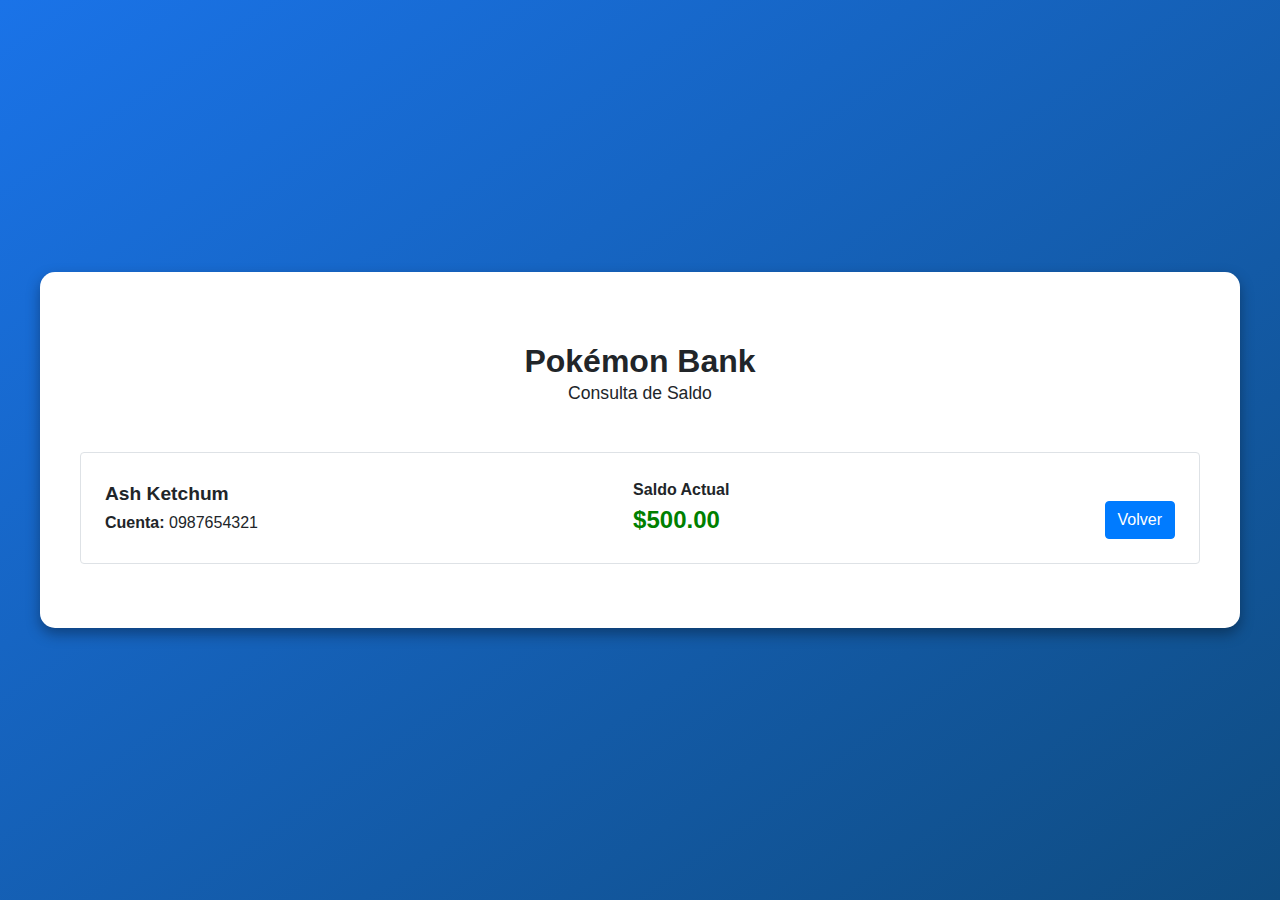
<file: consultaDeSaldo.html>
<!DOCTYPE html>
<html lang="es">
  <head>
    <script src="js/storageManager.js"></script>
    <meta charset="UTF-8" />
    <meta name="viewport" content="width=device-width, initial-scale=1.0" />
    <link rel="stylesheet" href="css/PantallasAcciones.css" />
    <title>Consulta de Saldo - Pokémon Bank</title>
    <!-- Bootstrap 4 -->
    <link
      rel="stylesheet"
      href="https://stackpath.bootstrapcdn.com/bootstrap/4.5.2/css/bootstrap.min.css"
    />
  </head>
  <body>
    <div class="atm-card">
      <!-- Encabezado -->
      <div class="header-bank">
        <h3>Pokémon Bank</h3>
        <p style="font-size: 1.1rem">Consulta de Saldo</p>
      </div>
      <!-- Información de usuario -->
      <div
        class="d-flex justify-content-between align-items-center p-4 border rounded mb-4"
      >
        <div style="font-size: 1.2rem">
            <strong id="userName">Cargando...</strong><br />
            <small style="font-size: 1rem"><b>Cuenta:</b> <span id="accountNumber">Cargando...</span></small>
        </div>
        <div>
            <span><b>Saldo Actual</b></span><br />
            <span class="saldo" id="currentBalance" style="font-size: 1.5rem">Cargando...</span>
        </div>
        <!-- Botón Volver -->
        <div class="text-center mt-4">
            <a href="PantallaAcciones.html" class="btn btn-primary">Volver</a>
          </div>
        </div>
    </div>
    <script>
        // Script para cargar datos
        function loadUserData() {
            const userData = storageManager.getUserData();
            if (userData) {
                document.getElementById('userName').textContent = userData.nombre;
                document.getElementById('accountNumber').textContent = userData.cuenta;
                document.getElementById('currentBalance').textContent = 
                    storageManager.formatCurrency(userData.saldoActual);
            }
        }

        document.addEventListener('DOMContentLoaded', loadUserData);
        </script>
    
      
    </body>
</html>
</file>
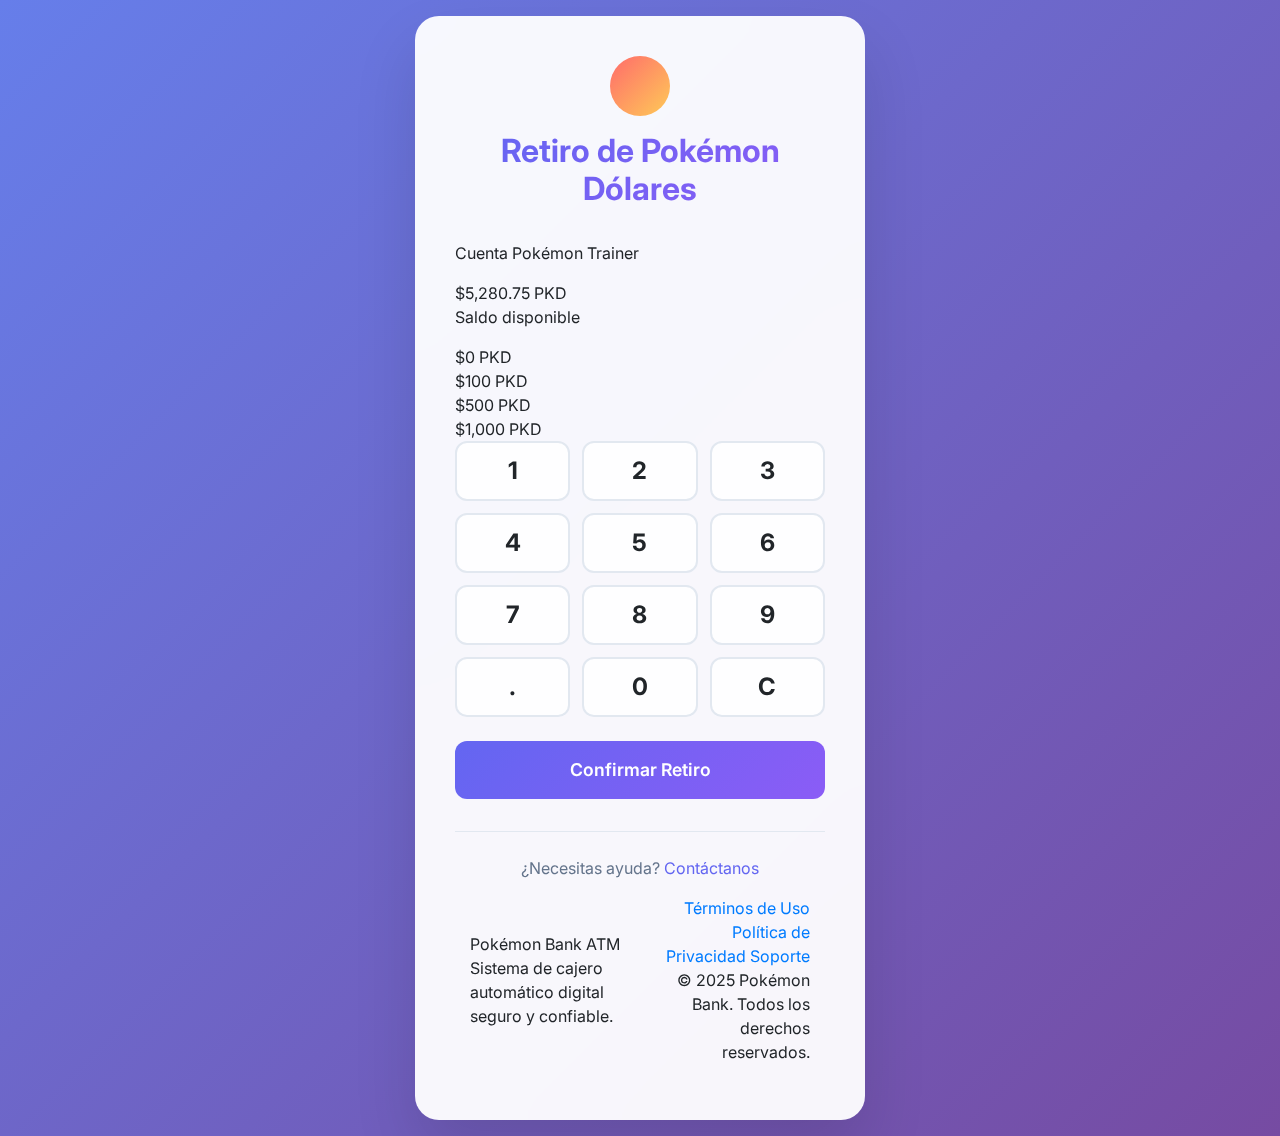
<file: retiro.html>
<!DOCTYPE html>
<html lang="es">
<head>
    <script src="js/storageManager.js"></script>
    <meta charset="UTF-8">
    <meta name="viewport" content="width=device-width, initial-scale=1.0">
    <title>Retiros - Banco Pokémon</title>
    
    <!-- Bootstrap 4.6 -->
    <link href="https://cdnjs.cloudflare.com/ajax/libs/bootstrap/4.6.0/css/bootstrap.min.css" rel="stylesheet">

    <!-- Font Awesome 6 -->
    <link href="https://cdnjs.cloudflare.com/ajax/libs/font-awesome/6.0.0/css/all.min.css" rel="stylesheet">

    <!-- Google Fonts - Inter -->
    <link href="https://fonts.googleapis.com/css2?family=Inter:wght@300;400;500;600;700;800&display=swap"
        rel="stylesheet">

 <!-- Custom CSS -->
    <link href="css/style.css" rel="stylesheet">
</head>
<body>
     <div class="login-container">
        <div class="login-header">
            <div class="pokeball-modern"></div>
            <h1 class="login-title">Retiro de Pokémon Dólares</h1>
        </div>

        <div class="account-info">
            <p>Cuenta Pokémon Trainer</p>
            <div class="account-balance">$5,280.75 PKD</div>
            <p>Saldo disponible</p>
        </div>

        <div class="amount-display" id="amountDisplay">$0 PKD</div>

        <div class="quick-amounts">
            <div class="quick-amount" data-amount="100">$100 PKD</div>
            <div class="quick-amount" data-amount="500">$500 PKD</div>
            <div class="quick-amount" data-amount="1000">$1,000 PKD</div>
        </div>

        <div class="numpad">
            <div class="numpad-btn">1</div>
            <div class="numpad-btn">2</div>
            <div class="numpad-btn">3</div>
            <div class="numpad-btn">4</div>
            <div class="numpad-btn">5</div>
            <div class="numpad-btn">6</div>
            <div class="numpad-btn">7</div>
            <div class="numpad-btn">8</div>
            <div class="numpad-btn">9</div>
            <div class="numpad-btn">.</div>
            <div class="numpad-btn">0</div>
            <div class="numpad-btn btn-clear">C</div>
        </div>

        <button class="btn-login btn-confirm">Confirmar Retiro</button>

        <div class="login-footer">
            <p>¿Necesitas ayuda? <a href="#" style="color: var(--primary);">Contáctanos</a></p>
        </div>
              <!-- Footer -->
    <footer class="main-footer">
        <div class="container">
            <div class="row align-items-center">
                <div class="col-md-6">
                    <div class="footer-brand">
                        <div class="pokeball-mini"></div>
                        <span>Pokémon Bank ATM</span>
                    </div>
                    <p class="footer-text">Sistema de cajero automático digital seguro y confiable.</p>
                </div>
                <div class="col-md-6 text-md-right">
                    <div class="footer-links">
                        <a href="#" class="footer-link">Términos de Uso</a>
                        <a href="#" class="footer-link">Política de Privacidad</a>
                        <a href="#" class="footer-link">Soporte</a>
                    </div>
                    <p class="footer-copyright">© 2025 Pokémon Bank. Todos los derechos reservados.</p>
                </div>
            </div>
        </div>
    </footer>
    </div>
      <script src="https://cdnjs.cloudflare.com/ajax/libs/bootstrap/4.6.0/js/bootstrap.bundle.min.js"></script>
</body>
</html>
</file>
<file: css/PantallasAcciones.css>
body {
  background: linear-gradient(to bottom right, #1a73e8, #0f4c81);
  min-height: 100vh;
  display: flex;
  justify-content: center;
  align-items: center;
  font-size: 1rem;
  margin: 0;
  padding: 20px;
  box-sizing: border-box;
}

.atm-card {
  background: #fff;
  border-radius: 15px;
  box-shadow: 0px 6px 14px rgba(0, 0, 0, 0.35);
  padding: 40px;
  max-width: 1200px;
  width: 100%;
  box-sizing: border-box;
}

.saldo {
  color: green;
  font-weight: bold;
  font-size: 2rem;
}

.header-bank {
  text-align: center;
  padding: 30px 20px;
}

.header-bank h3 {
  font-weight: bold;
  font-size: 2rem;
  margin: 0;
}

.btn-custom {
  width: 100%;
  margin-bottom: 20px;
  font-size: 1rem;
  padding: 15px !important;
}

.btn-danger {
  font-size: 1rem;
  padding: 15px !important;
}

/* Media Queries para responsividad */
@media (max-width: 1200px) {
  .atm-card {
    padding: 30px;
    max-width: 900px;
  }
  
  .saldo {
    font-size: 1.8rem;
  }
  
  .header-bank h3 {
    font-size: 1.8rem;
  }
}

@media (max-width: 768px) {
  body {
    font-size: 0.9rem;
    padding: 15px;
  }
  
  .atm-card {
    padding: 25px;
    max-width: 100%;
  }
  
  .saldo {
    font-size: 1.6rem;
  }
  
  .header-bank {
    padding: 20px 15px;
  }
  
  .header-bank h3 {
    font-size: 1.6rem;
  }
  
  .btn-custom, .btn-danger {
    font-size: 0.9rem;
    padding: 12px !important;
    margin-bottom: 15px;
  }
}

@media (max-width: 480px) {
  body {
    font-size: 0.8rem;
    padding: 10px;
  }
  
  .atm-card {
    padding: 20px 15px;
    border-radius: 10px;
  }
  
  .saldo {
    font-size: 1.4rem;
  }
  
  .header-bank {
    padding: 15px 10px;
  }
  
  .header-bank h3 {
    font-size: 1.4rem;
  }
  
  .btn-custom, .btn-danger {
    font-size: 0.8rem;
    padding: 10px !important;
    margin-bottom: 12px;
  }
}

@media (max-width: 320px) {
  body {
    font-size: 0.7rem;
    padding: 5px;
  }
  
  .atm-card {
    padding: 15px 10px;
  }
  
  .saldo {
    font-size: 1.2rem;
  }
  
  .header-bank h3 {
    font-size: 1.2rem;
  }
  
  .btn-custom, .btn-danger {
    font-size: 0.7rem;
    padding: 8px !important;
  }
}

/* Para pantallas muy grandes */
@media (min-width: 1600px) {
  .atm-card {
    max-width: 1400px;
    padding: 50px;
  }
  
  .saldo {
    font-size: 2.5rem;
  }
  
  .header-bank h3 {
    font-size: 2.5rem;
  }
  
  .btn-custom, .btn-danger {
    font-size: 1.2rem;
    padding: 18px !important;
  }
}
</file>
<file: css/style.css>
:root {
  /* Variables CSS que definen la paleta de colores y estilos del proyecto */
  --primary: #6366f1;
  --primary-dark: #4338ca;
  --gradient-hero: linear-gradient(135deg, #667eea 0%, #764ba2 100%);
  /* ... (otras variables) */
}

/* =========================================
       2. RESET & BASE STYLES
       ========================================= */
*,
*::before,
*::after {
  box-sizing: border-box;
  margin: 0;
  padding: 0;
}

body {
  font-family: 'Inter', -apple-system, BlinkMacSystemFont, 'Segoe UI', Roboto, sans-serif;
  background: var(--gradient-hero);
  min-height: 100vh;
  display: flex;
  justify-content: center;
  align-items: center;
  padding: 1rem;
}

/* =========================================
       3. LOGIN STYLES - RESPONSIVO
       ========================================= */
.login-container {
  background: rgba(255, 255, 255, 0.95);
  backdrop-filter: blur(20px);
  border-radius: 1.5rem;
  box-shadow: 0 32px 64px rgba(0, 0, 0, 0.12);
  padding: 2.5rem;
  width: 100%;
  max-width: 450px;
  transition: all 0.3s ease;
}

.login-header {
  text-align: center;
  margin-bottom: 2rem;
}

.pokeball-modern {
  width: 60px;
  height: 60px;
  background: linear-gradient(135deg, #ff6b6b, #feca57);
  border-radius: 9999px;
  margin: 0 auto 1rem;
  position: relative;
  transition: all 0.3s ease;
}

.login-title {
  background: linear-gradient(135deg, #6366f1 0%, #8b5cf6 100%);
  -webkit-background-clip: text;
  -webkit-text-fill-color: transparent;
  font-size: 2rem;
  font-weight: 700;
  transition: all 0.3s ease;
}

.login-header p {
  font-size: 1rem;
  color: #64748b;
  transition: all 0.3s ease;
}

/* =========================================
       4. PIN INPUT STYLES - RESPONSIVO
       ========================================= */
.pin-inputs {
  display: flex;
  justify-content: space-between;
  margin-bottom: 1.5rem;
  gap: 1rem;
}

.pin-digit {
  width: 60px;
  height: 70px;
  text-align: center;
  font-size: 2rem;
  font-weight: 700;
  border: 2px solid #cbd5e1;
  border-radius: 0.75rem;
  background: rgba(255, 255, 255, 0.9);
  transition: all 0.3s ease;
}

/* =========================================
       5. NUMPAD STYLES - RESPONSIVO
       ========================================= */
.numpad {
  display: grid;
  grid-template-columns: repeat(3, 1fr);
  gap: 0.75rem;
  margin-bottom: 1.5rem;
}

.numpad-btn {
  padding: 1rem;
  background: rgba(255, 255, 255, 0.9);
  border: 2px solid #e2e8f0;
  border-radius: 0.75rem;
  font-size: 1.5rem;
  font-weight: 700;
  height: 60px;
  display: flex;
  align-items: center;
  justify-content: center;
  transition: all 0.3s ease;
  cursor: pointer;
}

.numpad-btn:hover {
  background: rgba(255, 255, 255, 1);
  border-color: var(--primary);
  transform: translateY(-2px);
}

/* =========================================
       6. BUTTON & FOOTER STYLES - RESPONSIVO
       ========================================= */
.btn-login {
  background: linear-gradient(135deg, #6366f1 0%, #8b5cf6 100%);
  color: white;
  width: 100%;
  padding: 1rem;
  border: none;
  border-radius: 0.75rem;
  font-size: 1.1rem;
  font-weight: 600;
  transition: all 0.3s ease;
  cursor: pointer;
}

.btn-login:hover {
  transform: translateY(-2px);
  box-shadow: 0 8px 24px rgba(99, 102, 241, 0.3);
}

.login-footer {
  text-align: center;
  margin-top: 2rem;
  padding-top: 1.5rem;
  border-top: 1px solid #e2e8f0;
  color: #64748b;
}

.login-footer a {
  text-decoration: none;
  color: var(--primary);
  transition: color 0.3s ease;
}

.login-footer a:hover {
  color: var(--primary-dark);
}

/* =========================================
       HISTORIAL STYLES - RESPONSIVO
       ========================================= */

.history-container {
  background: rgba(255, 255, 255, 0.95);
  backdrop-filter: blur(20px);
  border-radius: 1.5rem;
  box-shadow: 0 32px 64px rgba(0, 0, 0, 0.12);
  padding: 2rem;
  margin: 1rem auto;
  max-width: 1200px;
  width: 95%;
  transition: all 0.3s ease;
}

.filters-section {
  background: rgba(255, 255, 255, 0.8);
  padding: 1.5rem;
  border-radius: 1rem;
  margin-bottom: 2rem;
  border: 1px solid rgba(255, 255, 255, 0.3);
}

.stats-grid {
  display: grid;
  grid-template-columns: repeat(auto-fit, minmax(200px, 1fr));
  gap: 1rem;
  margin-bottom: 2rem;
}

.stat-card {
  background: rgba(255, 255, 255, 0.9);
  padding: 1.5rem;
  border-radius: 1rem;
  text-align: center;
  border: 1px solid rgba(255, 255, 255, 0.3);
  box-shadow: 0 4px 16px rgba(0, 0, 0, 0.06);
  transition: all 0.3s ease;
}

.stat-value {
  font-size: 2rem;
  font-weight: 700;
  color: var(--primary);
  transition: all 0.3s ease;
}

.transaction-item {
  background: rgba(255, 255, 255, 0.9);
  border: 1px solid rgba(255, 255, 255, 0.3);
  border-radius: 0.75rem;
  padding: 1.5rem;
  margin: 1rem 0;
  transition: all 0.3s ease;
  display: grid;
  grid-template-columns: auto 1fr auto;
  gap: 1rem;
  align-items: center;
}

.transaction-item:hover {
  transform: translateY(-2px);
  box-shadow: 0 8px 24px rgba(0, 0, 0, 0.1);
}

.transaction-type {
  padding: 0.5rem 1rem;
  border-radius: 1rem;
  font-size: 0.85rem;
  font-weight: 600;
  display: inline-block;
  white-space: nowrap;
}

.type-deposit { background: #10b981; color: white; }
.type-withdrawal { background: #ef4444; color: white; }
.type-payment { background: #f59e0b; color: white; }
.type-inquiry { background: #06b6d4; color: white; }

.amount-positive { color: #10b981; font-weight: 700; }
.amount-negative { color: #ef4444; font-weight: 700; }

.pagination-container {
  display: flex;
  justify-content: center;
  margin-top: 2rem;
  flex-wrap: wrap;
  gap: 0.5rem;
}

.pagination-btn {
  padding: 0.5rem 1rem;
  background: rgba(255, 255, 255, 0.9);
  border: 1px solid #e2e8f0;
  border-radius: 0.5rem;
  cursor: pointer;
  transition: all 0.3s ease;
  min-width: 44px;
  text-align: center;
}

.pagination-btn:hover,
.pagination-btn.active {
  background: var(--primary);
  color: white;
}

/* =========================================
       RESPONSIVE DESIGN - TODOS LOS DISPOSITIVOS
       ========================================= */

/* Tablets grandes y laptops pequeños (992px - 1199px) */
@media (max-width: 1199px) {
  .history-container {
    padding: 1.5rem;
    margin: 0.5rem auto;
  }
  
  .transaction-item {
    grid-template-columns: 1fr;
    text-align: center;
    gap: 0.5rem;
  }
}

/* Tablets medianas (768px - 991px) */
@media (max-width: 991px) {
  .login-container {
    max-width: 400px;
    padding: 2rem;
  }
  
  .pokeball-modern {
    width: 50px;
    height: 50px;
  }
  
  .login-title {
    font-size: 1.75rem;
  }
  
  .pin-digit {
    width: 55px;
    height: 65px;
    font-size: 1.75rem;
  }
  
  .numpad-btn {
    height: 55px;
    font-size: 1.4rem;
    padding: 0.875rem;
  }
  
  .stats-grid {
    grid-template-columns: repeat(2, 1fr);
  }
  
  .filters-section {
    padding: 1.25rem;
  }
}

/* Tablets pequeñas y móviles grandes (576px - 767px) */
@media (max-width: 767px) {
  body {
    padding: 0.5rem;
    align-items: flex-start;
    min-height: 100vh;
  }
  
  .login-container {
    padding: 1.5rem;
    max-width: 350px;
    margin: 1rem auto;
  }
  
  .login-header {
    margin-bottom: 1.5rem;
  }
  
  .pokeball-modern {
    width: 45px;
    height: 45px;
    margin-bottom: 0.75rem;
  }
  
  .login-title {
    font-size: 1.5rem;
  }
  
  .login-header p {
    font-size: 0.9rem;
  }
  
  .pin-inputs {
    gap: 0.75rem;
    margin-bottom: 1.25rem;
  }
  
  .pin-digit {
    width: 50px;
    height: 60px;
    font-size: 1.75rem;
  }
  
  .numpad {
    gap: 0.5rem;
    margin-bottom: 1.25rem;
  }
  
  .numpad-btn {
    height: 50px;
    font-size: 1.3rem;
    padding: 0.75rem;
  }
  
  .btn-login {
    padding: 0.875rem;
    font-size: 1rem;
  }
  
  .login-footer {
    margin-top: 1.5rem;
    padding-top: 1.25rem;
  }
  
  .history-container {
    padding: 1rem;
    margin: 0.5rem;
    border-radius: 1rem;
  }
  
  .stats-grid {
    grid-template-columns: 1fr;
    gap: 0.75rem;
  }
  
  .stat-card {
    padding: 1.25rem;
  }
  
  .stat-value {
    font-size: 1.75rem;
  }
  
  .transaction-item {
    padding: 1.25rem;
    grid-template-columns: 1fr;
    text-align: center;
  }
  
  .filters-section {
    padding: 1rem;
  }
}

/* Móviles pequeños (480px - 575px) */
@media (max-width: 575px) {
  .login-container {
    max-width: 320px;
    padding: 1.25rem;
    border-radius: 1.25rem;
  }
  
  .pokeball-modern {
    width: 40px;
    height: 40px;
  }
  
  .login-title {
    font-size: 1.4rem;
  }
  
  .pin-inputs {
    gap: 0.5rem;
  }
  
  .pin-digit {
    width: 45px;
    height: 55px;
    font-size: 1.5rem;
  }
  
  .numpad-btn {
    height: 45px;
    font-size: 1.2rem;
    padding: 0.5rem;
  }
  
  .transaction-type {
    padding: 0.4rem 0.8rem;
    font-size: 0.8rem;
  }
  
  .pagination-btn {
    padding: 0.4rem 0.8rem;
    min-width: 40px;
  }
}

/* Móviles muy pequeños (≤ 479px) */
@media (max-width: 479px) {
  body {
    padding: 0.25rem;
  }
  
  .login-container {
    max-width: 300px;
    padding: 1rem;
    border-radius: 1rem;
  }
  
  .pokeball-modern {
    width: 35px;
    height: 35px;
  }
  
  .login-title {
    font-size: 1.3rem;
  }
  
  .pin-digit {
    width: 40px;
    height: 50px;
    font-size: 1.4rem;
  }
  
  .numpad {
    gap: 0.4rem;
  }
  
  .numpad-btn {
    height: 40px;
    font-size: 1.1rem;
    padding: 0.4rem;
  }
  
  .btn-login {
    padding: 0.75rem;
    font-size: 0.95rem;
  }
  
  .history-container {
    padding: 0.75rem;
    margin: 0.25rem;
    border-radius: 0.75rem;
  }
  
  .stat-card {
    padding: 1rem;
  }
  
  .transaction-item {
    padding: 1rem;
  }
}

/* Orientación landscape en móviles */
@media (max-height: 600px) and (orientation: landscape) {
  body {
    align-items: flex-start;
    padding: 0.5rem;
  }
  
  .login-container {
    margin: 0.5rem auto;
    max-width: 90%;
  }
  
  .login-header {
    margin-bottom: 1rem;
  }
  
  .pokeball-modern {
    width: 35px;
    height: 35px;
    margin-bottom: 0.5rem;
  }
  
  .login-title {
    font-size: 1.3rem;
    margin-bottom: 0.2rem;
  }
  
  .pin-inputs {
    margin-bottom: 1rem;
  }
  
  .numpad {
    margin-bottom: 1rem;
  }
}

/* Pantallas grandes (≥ 1200px) */
@media (min-width: 1200px) {
  .history-container {
    max-width: 1400px;
  }
  
  .stats-grid {
    grid-template-columns: repeat(auto-fit, minmax(250px, 1fr));
  }
}

/* Alta densidad de píxeles (Pantallas Retina) */
@media (-webkit-min-device-pixel-ratio: 2), (min-resolution: 192dpi) {
  .login-container,
  .history-container {
    backdrop-filter: blur(30px);
  }
}
</file>
